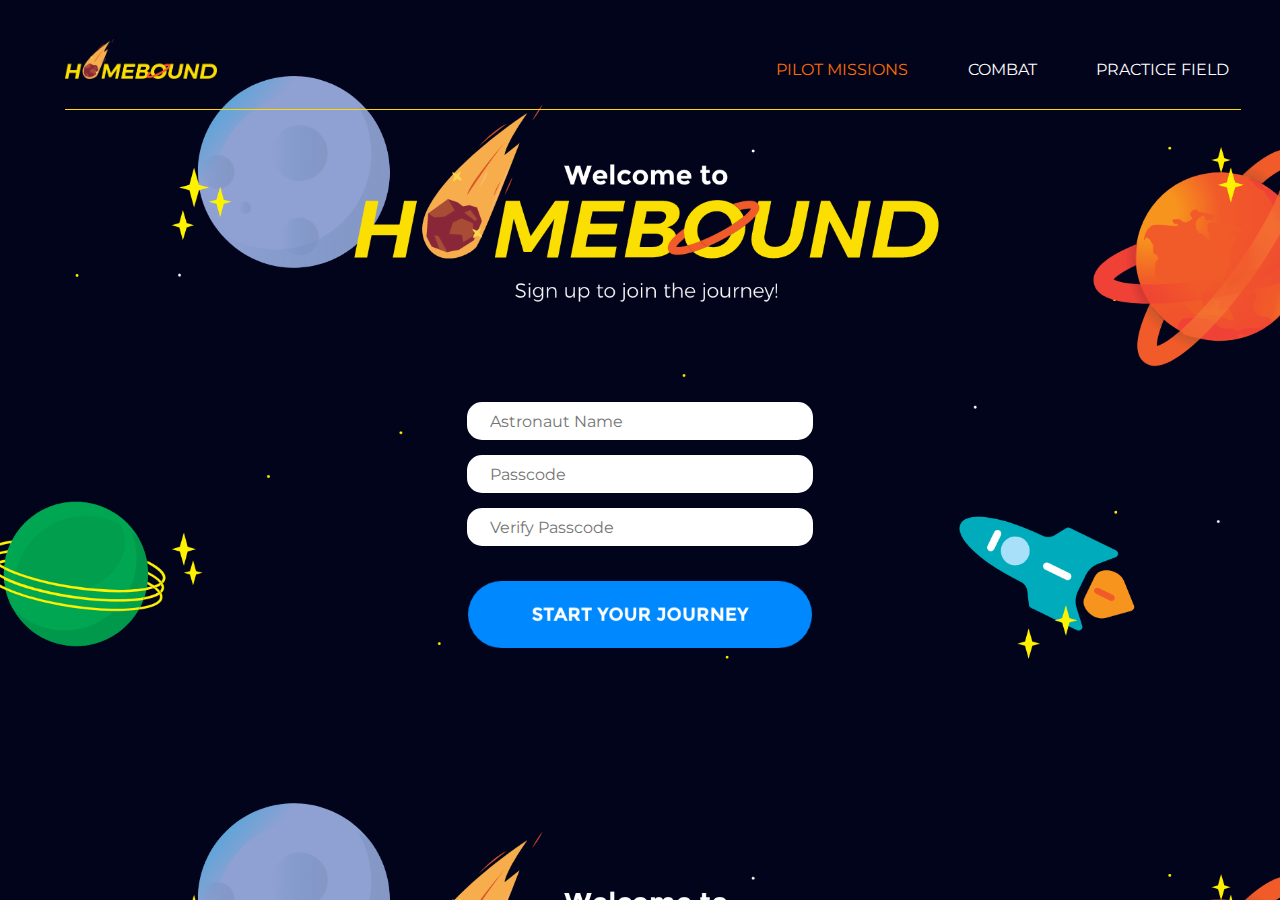
<file: index.html>
<!DOCTYPE html>
<html>
<head>
    <title>Halite Junior</title>
    <link href="https://fonts.googleapis.com/css?family=Montserrat:400,400i" rel="stylesheet">
    <script src="https://ajax.googleapis.com/ajax/libs/jquery/3.2.1/jquery.min.js"></script>

    <style>
        .input {
            width: 300px;
            height: 30px;
            border-radius: 15px;
            border: solid;
            border-color: white;
            display: block;
            margin: auto;
        }
        #start {
            /*height: 30px;*/
            /*width: 125px;*/
            border-radius:20px;
            color: white;
            text-align: center;
            display: block;
            margin: auto;
        }
        #choose_button {
            width: 344px;
            margin-top: 35px;
        }
        body {
            background-color: black;
            width: 100%;
            height: 750px;
            margin: 0px;
            font-family: 'Montserrat', sans-serif;
        }
        #header {
            border: 1px solid transparent;
            height: 150px;
        }
        H1 {
            float: left;
            color: white;
            margin-top: 4.2vh;
            margin-left: 5vw;
        }
        H1:hover{
            cursor: pointer;
        }
        .mode{
            height: 40px;
            width: 160px;
            float: right;
            font-size: 1em;
            color: white;
            text-align: center;
            margin-top: 6.5vh;
        }
        .mode:hover{
            cursor: pointer;
        }
        #campaign {
            color: #FF6C00;
        }
        .text {
            font-size: 1.2em;
            color: white;
            text-align: center;
        }
        input[type='text'] {
            font-size: 1.0em;
            font-family: 'Montserrat', sans-serif;
            padding-left: 20px;
            padding-right: 20px;
        }
        input[type='password'] {
            font-size: 1.0em;
            font-family: 'Montserrat', sans-serif;
            padding-left: 20px;
            padding-right: 20px;
        }
    </style>
</head>


<body background="welcomepage.png" style="background-size: 101%">
<div id="header">
    <h1><img src="HOMEBOUND_LARGE.png" style="height:40px"></h1>
    <div id="modes">
        <div class="mode" id="practice" style="margin-right:37px">PRACTICE FIELD</div>
        <div class="mode" id="combat">COMBAT</div>
        <div class="mode" id="campaign">PILOT MISSIONS</div>
    </div>
    <div id="line" style="margin-top: 12vh; margin-bottom: 0 ; margin-left: 5vw; margin-right: 3vw; border-top: 1px solid #FFD800"></div>
</div>

<div id="id">
    <input type="text" placeholder="Astronaut Name" id="input_id" class="input" style="margin-top:250px">
</div>
<div id="passcode">
    <input type="password" placeholder="Passcode" id="input_passcode" class="input" style="margin-top:15px">
</div>
<div id="passcode2">
    <input type="password" placeholder="Verify Passcode" id="input_passcode2" class="input" style="margin-top:15px">
</div>
<div id="start"><a href="character.html"><img src="start_journey.png" id="choose_button"></a></div>
</body>
</html>
</file>
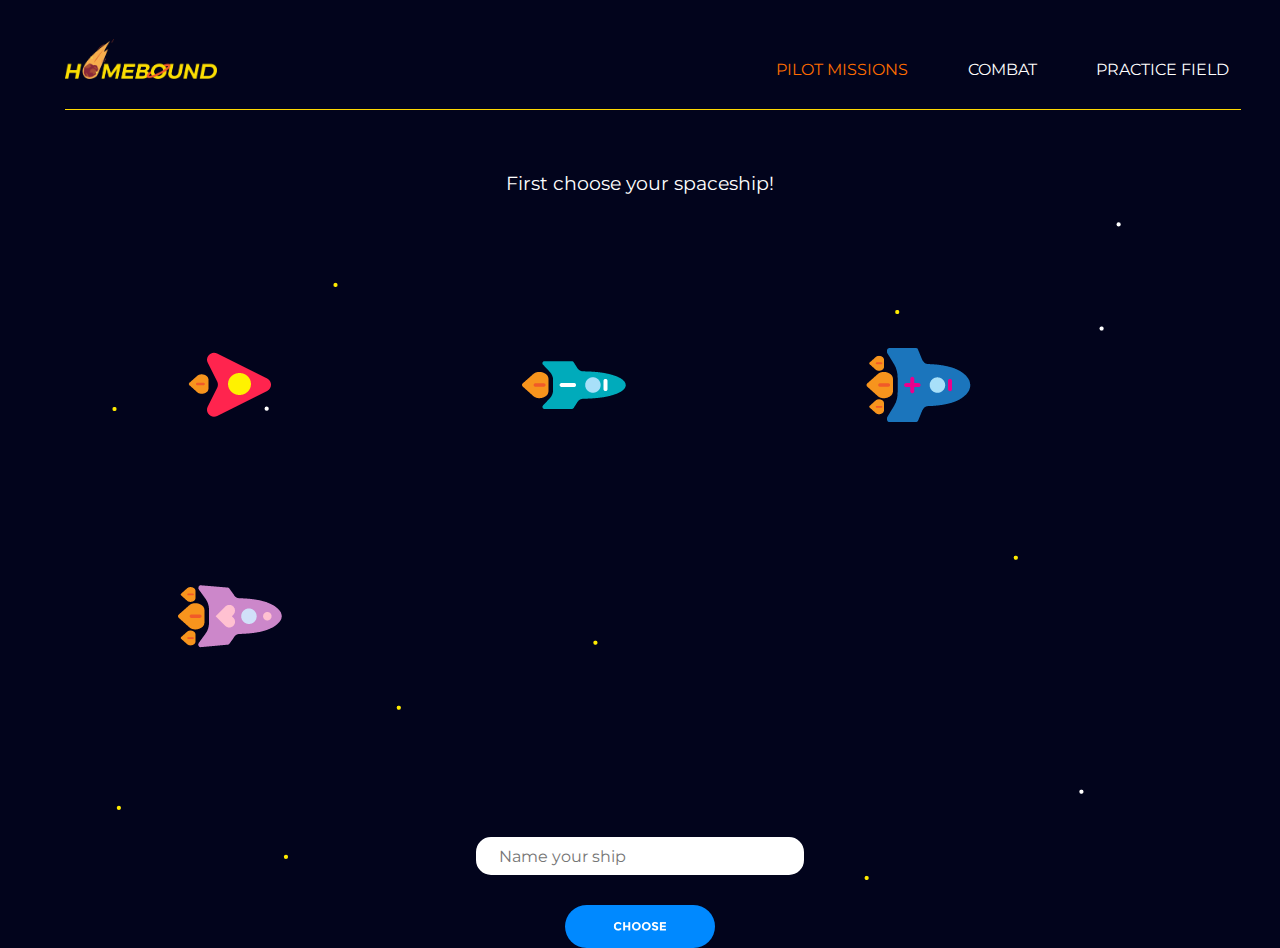
<file: character.html>
<!DOCTYPE html>
<html>
<head>
    <title>Halite Junior</title>
    <link rel = "stylesheet" type = "text/css" href = "style_character.css" />
    <link href="https://fonts.googleapis.com/css?family=Montserrat:400,400i" rel="stylesheet">
    <script src="https://ajax.googleapis.com/ajax/libs/jquery/3.2.1/jquery.min.js"></script>
</head>


<body background="assets/spacebg.png">
<div id="header">
    <h1><img src="HOMEBOUND_LARGE.png" style="height:40px"></h1>
    <div id="modes">
        <div class="mode" id="practice" style="margin-right:37px">PRACTICE FIELD</div>
        <div class="mode" id="combat">COMBAT</div>
        <div class="mode" id="campaign">PILOT MISSIONS</div>
    </div>
    <div id="line" style="margin-top: 12vh; margin-bottom: 0 ; margin-left: 5vw; margin-right: 3vw; border-top: 1px solid #FFD800"></div>
</div>

<p class="text">First choose your spaceship!</p>

<div id="spaceships" class="center">
    <div id="ship01" class="ship" onclick="choose_ship01()"><img src="assets_customized/ship01.png" class="ship_img">
        <img src="assets_customized/shiphover.png" class="ring" id="ring1">
    </div>
    <div id="ship02" class="ship" onclick="choose_ship02()"><img src="assets_customized/ship02.png" class="ship_img">
        <img src="assets_customized/shiphover.png" class="ring" id="ring2">
    </div>
    <div id="ship03" class="ship" onclick="choose_ship03()"><img src="assets_customized/ship03.png" class="ship_img">
        <img src="assets_customized/shiphover.png" class="ring" id="ring3">
    </div>
    <div id="ship04" class="ship" onclick="choose_ship04()"><img src="assets_customized/ship04.png" class="ship_img">
        <img src="assets_customized/shiphover.png" class="ring" id="ring4">
    </div>
</div>

<div id="ship_name">
    <input type="text" placeholder="Name your ship" id="input_name" class="center">
</div>

<div id="choose">
    <a href="levels.html"><img src="assets_customized/chooseButton.png" id="choose_button"></a>
</div>

<script src="script_character.js"></script>
</body>
</html>
</file>
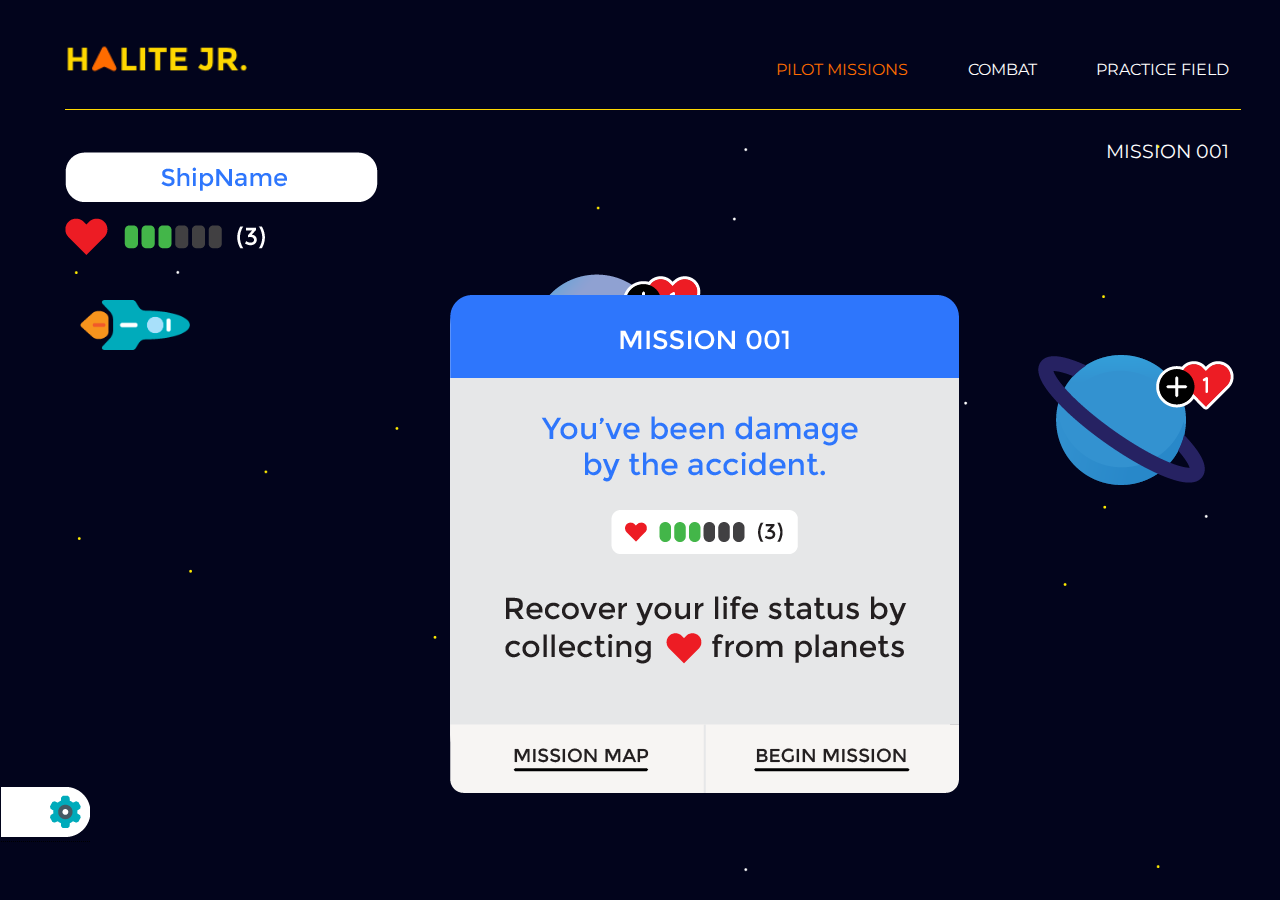
<file: level1.html>
<!DOCTYPE html>
<html>
<head>
    <title>Halite Junior</title>
    <link rel = "stylesheet" type = "text/css" href = "style_level1.css" />
    <link href="https://fonts.googleapis.com/css?family=Montserrat:400,400i" rel="stylesheet">
    <script src="https://ajax.googleapis.com/ajax/libs/jquery/3.2.1/jquery.min.js"></script>

    <style>

        .tooltip {
            position: relative;
            display: inline-block;
            border-bottom: 1px dotted black;
        }

        .tooltip .tooltiptext {
            visibility: hidden;
            border-radius: 6px;
            padding: 5px 0;

            /* Position the tooltip */
            position: absolute;
            z-index: 1;
            top: -100px;
            left: 0px;
        }

        .tooltip:hover .tooltiptext {
            visibility: visible;
        }

        #popup6{
            height: 150px;
            width: 100%;
            position: absolute;
            left: 0;
            bottom: 0;
            background-color: rgb(209,211,212);
            margin-left:0px;
            display: none;
        }

        #div4,#div5,#div6{
            padding: 0px;
            border-radius: 90px;
            display: inline-block;
            border-color: black;
            height:90px;
            width:90px;
            margin-left:30px; margin-top:0px;
            position:absolute;

        }

        #div1{

            padding: 0px;
            border-radius: 90px;
            display: inline-block;
            border-color: black;
            background-size: 100% 100%;
            background-image: url("level1/1.png");
            height:90px;
            width:90px;
            margin-top:10px;
            /*position:absolute;*/
        }

        #div2{

            padding: 0px;
            border-radius: 90px;
            display: inline-block;
            border-color: black;
            background-size: 100% 100%;
            background-image: url("level1/2.png");
            height:90px;
            width:90px;
            /*position:absolute;*/
            margin-top:10px;
        }

        #div3{

            padding: 0px;
            border-radius: 90px;
            display: inline-block;
            border-color: black;
            background-size: 100% 100%;
            background-image: url("level1/3.png");
            height:90px;
            width:90px;

            /*position:absolute;*/
            margin-top:10px;
        }
    </style>
    <script>
        function allowDrop(ev) {
            ev.preventDefault();
        }

        function drag(ev) {
            ev.dataTransfer.setData("text", ev.target.id);
        }

        function drop(ev) {
            ev.preventDefault();
            var data = ev.dataTransfer.getData("text");
            ev.target.appendChild(document.getElementById(data));
        }
    </script>

</head>


<body background="assets/spacebg.png" style="background-size: 100%">


<div id="container">


    <div class = "open_nav_bar" onclick="openNav()">
        <div class="tooltip"><img src="assets/setting_icon01.png" id="nav">
            <span class="tooltiptext"><img src="level1/instruction-hover.png"></span>
        </div>
    </div>

    <h1><img src="assets/halitejr.png" style="height:40px"></h1>
    <div id="modes">
        <div class="mode" id="practice" style="margin-right:37px">PRACTICE FIELD</div>
        <div class="mode" id="combat">COMBAT</div>
        <div class="mode" id="campaign">PILOT MISSIONS</div>
    </div>
    <div id="line" style="margin-top: 12vh; margin-bottom: 0 ; margin-left: 5vw; margin-right: 3vw; border-top: 1px solid #FFD800"></div>
    <div id="status">

        <div id="life-engine" style="width: 100px; float:left">
            <div id="shipname"><img src="level1/shipname.png" style="margin-left: 5vw; margin-top: 1vw"></div>
            <div id="life"><img src="level1/life3.png" alt="Life" style="margin-left:5vw; margin-top: 1vw"></div>
        </div>


        <div id="upgrade-icon"></div>

        <div class="text" id="mission" style="margin-right:50px;float:right">MISSION 001</div>

    </div>

    <div id="ships">
        <div id="ship">
            <img src="assets/ship01.png" onclick="myMove()" id = "mother_ship" class = "ball" alt="Ship">
        </div>
    </div>



    <div id="planets">
        <img id="planet1" src="level1/planet1heart.png" style="margin-left:20px; margin-bottom:340px">
        <img id="planet2" src="level1/planet2heart.png" style="margin-left:80px; margin-bottom:30px">
        <img id="planet3" src="level1/planet3heart.png" style="margin-left:100px; margin-bottom:260px">
    </div>
</div>

<div id="task-box">
    <img id = "task" src="level1/mission1-task.png" onclick="beginMission()">
</div>

<div>
    <img id="instruction2" src="level1/instruction.png" style="display:none;position:absolute;left:0;top:500px">
</div>

<div id="popup6">

    <div id="div0" style="margin-left:40px;margin-top:47px;float:left;" onclick="closeNav()">
        <img id="button" src="assets/setting_icon02.png" style="display:inline-block;">
    </div>

    <div id="div1" ondrop="drop(event)" ondragover="allowDrop(event)" style="margin-left:45px;margin-top:25px;height:90px;float:left;">

    </div>


    <div style="margin-top:50px;display:inline-block;float:left;">
        <img id="line1" src="level1/arrow-black.png" style="display:inline-block;">
    </div>


    <div id="div2" ondrop="drop(event)" ondragover="allowDrop(event)" style="margin-left:0px;margin-top:25px;height:90px;float:left;">

    </div>


    <a style="margin-top:50px;float:left;">
        <img id="line2" src="level1/arrow-black.png" >
    </a>

    <div id="div3" ondrop="drop(event)" ondragover="allowDrop(event)" style="margin-left:0px;margin-top:25px;height:90px;float:left;">

    </div>

    <div id="div4" ondrop="drop(event)" ondragover="allowDrop(event)" style="margin-left:80px;margin-top:25px;height:90px;float:left;">
        <img id="drag1" src="level1/planet1drag.png" draggable="true" ondragstart="drag(event)" style="margin-left:0px; margin-top:0px">
    </div>

    <div id="div5" ondrop="drop(event)" ondragover="allowDrop(event)" style="margin-left:220px;margin-top:25px;height:90px;float:left;">
        <img id="drag2" src="level1/planet2drag.png" draggable="true" ondragstart="drag(event)" style="margin-left:-20px; margin-top:0px">
    </div>

    <div id="div6" ondrop="drop(event)" ondragover="allowDrop(event)" style="margin-left:360px;margin-top:25px;height:90px;float:left;">
        <img id="drag3" src="level1/planet3drag.png" draggable="true" ondragstart="drag(event)" style="margin-left:-20px; margin-top:0px">
    </div>

    <div id="div7" style="margin-left:540px;margin-top:50px;float:left;">
        <img id="nike" src="assets_customized/valid_icon.png" style="display:inline-block;">
    </div>

</div>

<div id="ending" onclick="reload()">

</div>
<script src="script_level1.js"></script>

</body>
</html>
</file>
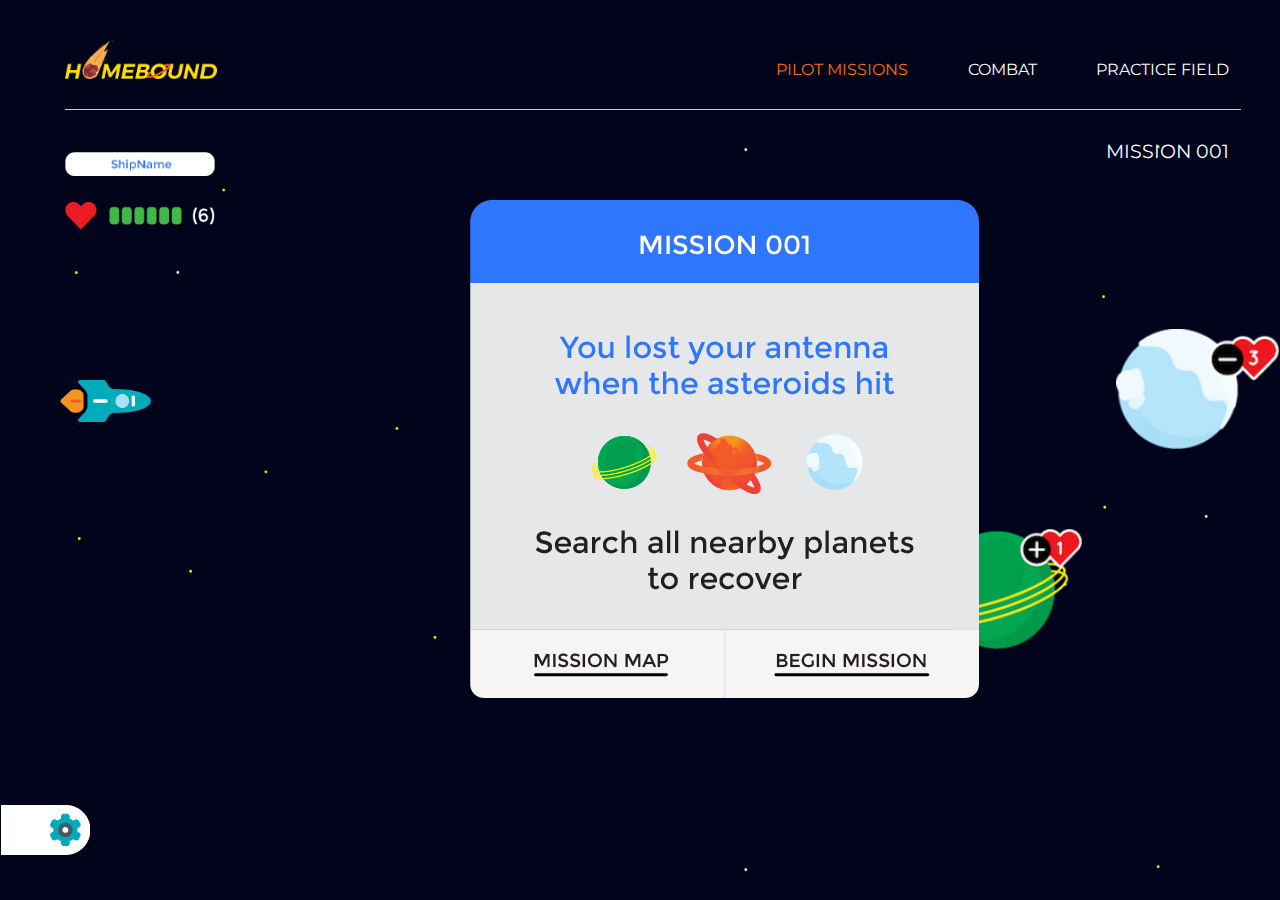
<file: level2.html>
<!DOCTYPE html>
<html>
<head>
<title>Halite Junior</title>
<link rel = "stylesheet" type = "text/css" href = "style.css" />
<link href="https://fonts.googleapis.com/css?family=Montserrat:400,400i" rel="stylesheet">
<script src="https://ajax.googleapis.com/ajax/libs/jquery/3.2.1/jquery.min.js"></script>
</head>


<body background="assets/spacebg.png" style="background-size: 100%">

<div id="container">


    <div class = "open_nav_bar" onclick="openNav()">
        <div class="tooltip"><img src="assets/setting_icon01.png" id="nav">
            <span id="hover" class="tooltiptext"><img src="level1/instruction-hover.png"></span>
        </div>
    </div>

    <h1><img src="HOMEBOUND_LARGE.png" style="height:40px"></h1>
    <div id="modes">
        <div class="mode" id="practice" style="margin-right:37px">PRACTICE FIELD</div>
        <div class="mode" id="combat">COMBAT</div>
        <div class="mode" id="campaign">PILOT MISSIONS</div>
    </div>
    <div id="line" style="margin-top: 12vh; margin-bottom: 0 ; margin-left: 5vw; margin-right: 3vw; border-top: 1px solid #FFD800"></div>
    <div id="status">

        <div id="life-engine" style="width: 100px; float:left">
            <div id="shipname"><img src="level1/shipname.png" id="shipname_image" style="margin-left: 5vw; margin-top: 1vw"></div>
            <div id="life"><img src="level1/life6.png" alt="Life" id = "health_bar_image" style="margin-left:5vw; margin-top: 1vw"></div>
        </div>


        <div id="upgrade-icon"></div>

        <div class="text" id="mission" style="margin-right:50px;float:right">MISSION 001</div>

    </div>

    <div id="ships">
        <div id="ship">
            <img src="assets/ship01.png" onclick="myMove()" id = "mother_ship" class = "ball" alt="Ship">
        </div>
        <div id = "baby_ship_size">
            <div id = "baby_ship" class = "ball1">
                <img src="assets/confused.png" id = "confused">
            </div>
        </div>
    </div>



    <div id="planets">
        <img id="planet1" src="level1/planet4heart.png">
        <img id="planet2" src="level1/planet2heart.png">
        <img id="planet3" src="level1/planet5heart.png">
    </div>
</div>

<div id="task-box">
    <img id = "task" src="level1/mission2-task.png" onclick="beginMission()">
</div>

<div id="warning-box">
    <img id = "warning" src="level1/level-warning.png" onclick="hideWarning()">
</div>

<div>
    <img id="instruction2" src="level1/instruction.png" style="display:none;position:absolute;left:0;bottom: 160px">
</div>

<div id="popup6">

    <div id="div0" style="margin-left:40px;margin-top:47px;float:left;" onclick="closeNav()">
        <img id="button" src="assets/setting_icon02.png" style="display:inline-block;">
    </div>

    <div id="div1" ondrop="drop(event)" ondragover="allowDrop(event)" style="margin-left:45px;margin-top:25px;height:90px;float:left;">

    </div>


    <div style="margin-top:50px;display:inline-block;float:left;">
        <img id="line1" src="level1/arrow-black.png" style="display:inline-block;">
    </div>


    <div id="div2" ondrop="drop(event)" ondragover="allowDrop(event)" style="margin-left:0px;margin-top:25px;height:90px;float:left;">

    </div>


    <a style="margin-top:50px;float:left;">
        <img id="line2" src="level1/arrow-black.png" >
    </a>

    <div id="div3" ondrop="drop(event)" ondragover="allowDrop(event)" style="margin-left:0px;margin-top:25px;height:90px;float:left;">

    </div>

    <div id="div4" ondrop="drop(event)" ondragover="allowDrop(event)" style="margin-left:60px;margin-top:30px;height:90px;float:left;">
        <img id="drag1" src="level1/planet4drag.png" draggable="true" ondragstart="drag(event)" style="margin-left:-33px; margin-top:-10px">
    </div>

    <div id="div5" ondrop="drop(event)" ondragover="allowDrop(event)" style="margin-left:220px;margin-top:25px;height:90px;float:left;">
        <img id="drag2" src="level1/planet2drag.png" draggable="true" ondragstart="drag(event)" style="margin-left:-17px; margin-top:0px">
    </div>

    <div id="div6" ondrop="drop(event)" ondragover="allowDrop(event)" style="margin-left:360px;margin-top:25px;height:90px;float:left;">
        <img id="drag3" src="level1/planet5drag.png" draggable="true" ondragstart="drag(event)" style="margin-left:-10px; margin-top:0px">
    </div>

    <div id="div7" style="margin-left:500px;margin-top:55px;float:left;">
        <img id="nike" src="assets_customized/valid_icon.png" style="display:inline-block;" onclick="rere()">
    </div>

</div>

<div id="ending"></div>

<script src="myscripts.js"></script>

</body>
</html>
</file>
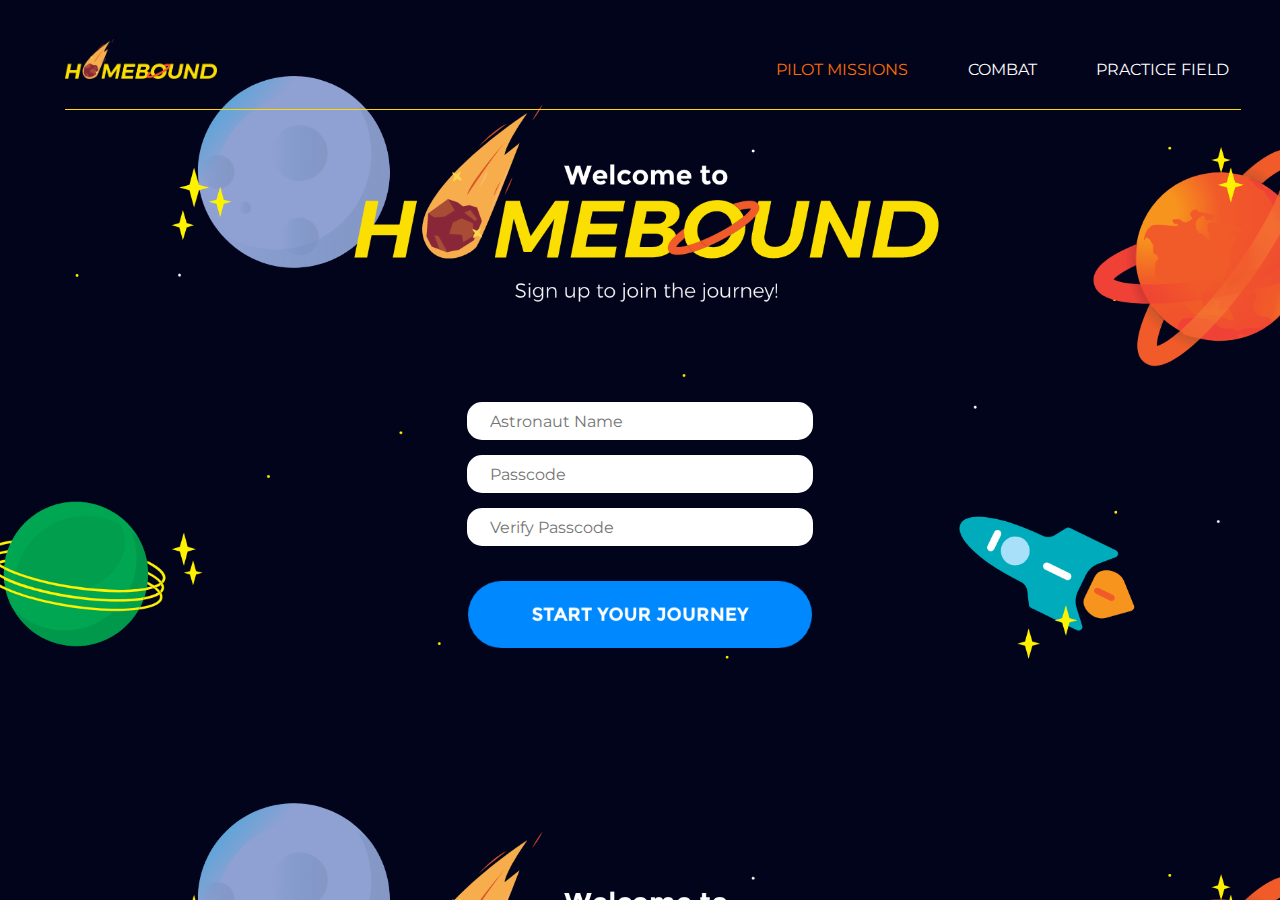
<file: login.html>
<!DOCTYPE html>
<html>
<head>
    <title>Halite Junior</title>
    <link href="https://fonts.googleapis.com/css?family=Montserrat:400,400i" rel="stylesheet">
    <script src="https://ajax.googleapis.com/ajax/libs/jquery/3.2.1/jquery.min.js"></script>

    <style>
        .input {
            width: 300px;
            height: 30px;
            border-radius: 15px;
            border: solid;
            border-color: white;
            display: block;
            margin: auto;
        }

        #start {
            /*height: 30px;*/
            /*width: 125px;*/
            border-radius:20px;
            color: white;
            text-align: center;
            display: block;
            margin: auto;
        }

        #choose_button {
            width: 344px;
            margin-top: 35px;
        }

        body {
            background-color: black;
            width: 100%;
            height: 750px;
            margin: 0px;
            font-family: 'Montserrat', sans-serif;
        }

        #header {
            border: 1px solid transparent;
            height: 150px;
        }

        H1 {
            float: left;
            color: white;
            margin-top: 4.2vh;
            margin-left: 5vw;
        }

        H1:hover{
            cursor: pointer;
        }

        .mode{

            height: 40px;
            width: 160px;
            float: right;
            font-size: 1em;
            color: white;
            text-align: center;
            margin-top: 6.5vh;
        }

        .mode:hover{
            cursor: pointer;
        }

        #campaign {
            color: #FF6C00;
        }

        .text {
            font-size: 1.2em;
            color: white;
            text-align: center;
        }

        input[type='text'] {
            font-size: 1.0em;
            font-family: 'Montserrat', sans-serif;
            padding-left: 20px;
            padding-right: 20px;
        }


        input[type='password'] {
            font-size: 1.0em;
            font-family: 'Montserrat', sans-serif;
            padding-left: 20px;
            padding-right: 20px;
        }

    </style>
</head>


<body background="welcomepage.png" style="background-size: 101%">
<div id="header">
    <h1><img src="HOMEBOUND_LARGE.png" style="height:40px"></h1>
    <div id="modes">
        <div class="mode" id="practice" style="margin-right:37px">PRACTICE FIELD</div>
        <div class="mode" id="combat">COMBAT</div>
        <div class="mode" id="campaign">PILOT MISSIONS</div>
    </div>
    <div id="line" style="margin-top: 12vh; margin-bottom: 0 ; margin-left: 5vw; margin-right: 3vw; border-top: 1px solid #FFD800"></div>
</div>

<div id="id">
    <input type="text" placeholder="Astronaut Name" id="input_id" class="input" style="margin-top:250px">
</div>
<div id="passcode">
    <input type="password" placeholder="Passcode" id="input_passcode" class="input" style="margin-top:15px">
</div>
<div id="passcode2">
    <input type="password" placeholder="Verify Passcode" id="input_passcode2" class="input" style="margin-top:15px">
</div>
<div id="start"><a href="character.html"><img src="start_journey.png" id="choose_button"></a></div>
</body>
</html>
</file>
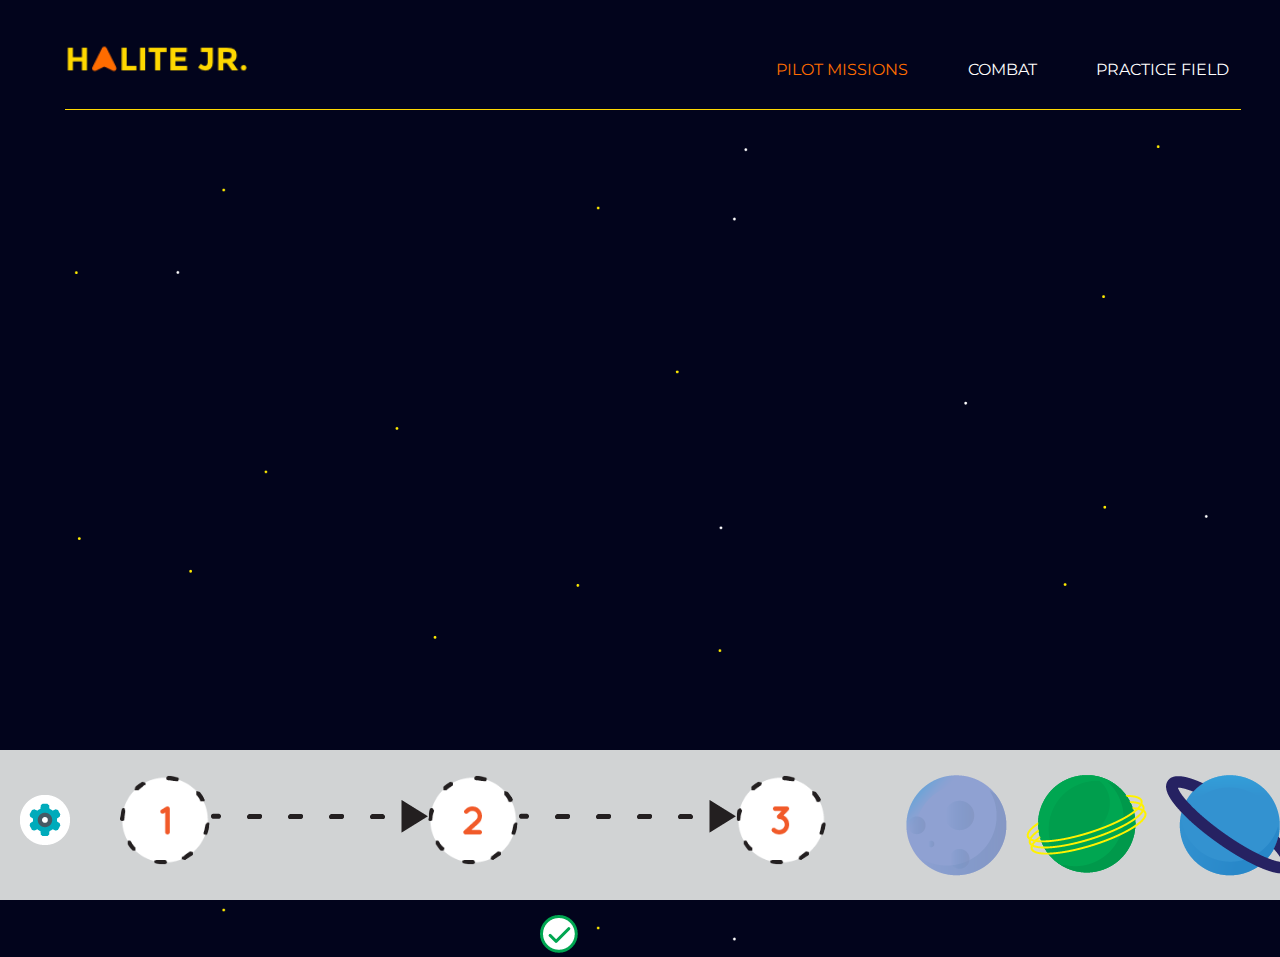
<file: trial.html>
<!DOCTYPE html>
<html>
<head>
    <title>Halite Junior</title>
    <link rel = "stylesheet" type = "text/css" href = "style_character.css" />
    <link href="https://fonts.googleapis.com/css?family=Montserrat:400,400i" rel="stylesheet">
    <script src="https://ajax.googleapis.com/ajax/libs/jquery/3.2.1/jquery.min.js"></script>

    <style>

#popup6{
    height: 150px;
    width: 100%;
    position: absolute;
    bottom: 0;
    background-color: rgb(209,211,212);
    margin-left:0px;
}

#div4,#div5,#div6{
    padding: 0px;
    border-radius: 90px;
    display: inline-block;
    border-color: black;
    height:90px;
    width:90px;
    margin-left:30px; margin-top:0px;
    position:absolute;

}

#div1{

    padding: 0px;
    border-radius: 90px;
    display: inline-block;
    border-color: black;
    background-size: 100% 100%;
    background-image: url("level1/1.png");
    height:90px;
    width:90px;
    margin-top:10px;
    /*position:absolute;*/
}

#div2{

    padding: 0px;
    border-radius: 90px;
    display: inline-block;
    border-color: black;
    background-size: 100% 100%;
    background-image: url("level1/2.png");
    height:90px;
    width:90px;
    /*position:absolute;*/
    margin-top:10px;
}

#div3{

    padding: 0px;
    border-radius: 90px;
    display: inline-block;
    border-color: black;
    background-size: 100% 100%;
    background-image: url("level1/3.png");
    height:90px;
    width:90px;

    /*position:absolute;*/
    margin-top:10px;
}
</style>
    <script>
    function allowDrop(ev) {
        ev.preventDefault();
    }

    function drag(ev) {
        ev.dataTransfer.setData("text", ev.target.id);
    }

    function drop(ev) {
        ev.preventDefault();
        var data = ev.dataTransfer.getData("text");
        ev.target.appendChild(document.getElementById(data));
    }
</script>
</head>


<body background="assets/spacebg.png" style="background-size: 100%">
<div id="header">
    <h1><img src="assets/halitejr.png" style="height:40px"></h1>
    <div id="modes">
        <div class="mode" id="practice" style="margin-right:37px">PRACTICE FIELD</div>
        <div class="mode" id="combat">COMBAT</div>
        <div class="mode" id="campaign">PILOT MISSIONS</div>
    </div>
    <div id="line" style="margin-top: 12vh; margin-bottom: 0 ; margin-left: 5vw; margin-right: 3vw; border-top: 1px solid #FFD800"></div>
</div>





<div id="popup6" style="display:inline;">

    <div id="div0" style="margin-left:20px;margin-top:45px;float:left;">
        <img id="button" src="assets/setting_icon02.png" style="display:inline-block;">
    </div>

    <div id="div1" ondrop="drop(event)" ondragover="allowDrop(event)" style="margin-left:50px;margin-top:25px;height:90px;float:left;">

    </div>


    <div style="margin-top:50px;display:inline-block;float:left;">
        <img id="line1" src="level1/arrow-black.png" style="display:inline-block;">
    </div>


    <div id="div2" ondrop="drop(event)" ondragover="allowDrop(event)" style="margin-left:0px;margin-top:25px;height:90px;float:left;">

    </div>


    <a style="margin-top:50px;float:left;">
        <img id="line2" src="level1/arrow-black.png" >
    </a>

    <div id="div3" ondrop="drop(event)" ondragover="allowDrop(event)" style="margin-left:0px;margin-top:25px;height:90px;float:left;">

    </div>

    <div id="div4" ondrop="drop(event)" ondragover="allowDrop(event)" style="margin-left:80px;margin-top:25px;height:90px;float:left;">
        <img id="drag1" src="level1/planet1drag.png" draggable="true" ondragstart="drag(event)" style="margin-left:0px; margin-top:0px">
    </div>

    <div id="div5" ondrop="drop(event)" ondragover="allowDrop(event)" style="margin-left:220px;margin-top:25px;height:90px;float:left;">
        <img id="drag2" src="level1/planet2drag.png" draggable="true" ondragstart="drag(event)" style="margin-left:-20px; margin-top:0px">
    </div>

     <div id="div6" ondrop="drop(event)" ondragover="allowDrop(event)" style="margin-left:360px;margin-top:25px;height:90px;float:left;">
        <img id="drag3" src="level1/planet3drag.png" draggable="true" ondragstart="drag(event)" style="margin-left:-20px; margin-top:0px">
    </div>

    <div id="div7" style="margin-left:540px;margin-top:50px;float:left;">
        <img id="nike" src="assets_customized/valid_icon.png" style="display:inline-block;">
    </div>

</div>


</body>
</html>
</file>
<file: style_character.css>
body {
    background-color: black;
    width: 100%;
    height: 750px;
    margin: 0px;
    font-family: 'Montserrat', sans-serif;
}

#header {
    border: 1px solid transparent;
    height: 150px;
}

H1 {
    float: left;
    color: white;
    margin-top: 4.2vh;
    margin-left: 5vw;
}

H1:hover{
    cursor: pointer;
}

.mode{

    height: 40px;
    width: 160px;
    float: right;
    font-size: 1em;
    color: white;
    text-align: center;
    margin-top: 6.5vh;
}

.mode:hover{
    cursor: pointer;
}

#campaign {
    color: #FF6C00;
}

.text {
    font-size: 1.2em;
    color: white;
    text-align: center;
}

#choose {
    margin-top: 30px;
}

#choose_button {
    display: block;
    margin: 0 auto;
    width: 150px;
}

.center {
    display: block;
    margin: auto;
}

#ship_name {
    margin-top: 100px;
}

#input_name {
    width: 300px;
    height: 30px;
    border-radius: 15px;
}

#spaceships {
    margin-top: 80px;
}

.ship {
    margin-left: 120px;
    display: inline-block;
    height: 227px;

}

.ship:hover{
    cursor: pointer;
}

.ship_img {
    margin: 0 auto;
    display: block;
}

#ring1 {
    display: none;
    position: absolute;
    left: 145px;
    top: 300px;
}

#ring2 {
    display: none;
    position: absolute;
    left: 490px;
    top: 300px;
}

#ring3 {
    display: none;
    position: absolute;
    left: 830px;
    top: 300px;
}

#ring4 {
    display: none;
    position: absolute;
    left: 1175px;
    top: 300px;
}

input[type='text'] {
    font-size: 1.0em;
    font-family: 'Montserrat', sans-serif;
    padding-left: 20px;
    border: solid;
    border-color: white;
}
</file>
<file: style_level1.css>
body {
    background-color: black;
    width: 100%;
    height: 750px;
    margin: 0px;
    font-family: 'Montserrat', sans-serif;
}
#ending {
    display: none;
    position: absolute;
    /*margin-top: 10px;*/
    bottom: 15vh;
}

#ending:hover{
    cursor: pointer;
}

img#confused {
    width: 30px;
    padding-left: 55px;
    margin-top: -100px;
    display: none;
}

#task-box {
    background-color: #E6E7E8;
    margin-left: 450px;
    height: 470px;
    width: 500px;
    position:absolute;
    z-index: 1;
    border-radius: 30px;
    bottom:15vh;
}

#choose-upgrade {
    border-top-left-radius: 30px;
    border-top-right-radius: 30px;
    background-color: #2E76FC;
    color: white;
    text-align: center;
    height: 80px;
    font-size: 2em;

}

#upgrade-span {
    vertical-align: -20px;
}

#upgrade-ok:hover{
    cursor: pointer;
}

.upgrade {
    height: 200px;
    width: 200px;
    margin-top: 40px;
}

.upgrade:hover{
    cursor: pointer;
}

#shield {
    margin-left: 70px;
}

#drill {
    margin-right: 70px;
}

#shield-select {
    margin-left: 70px;
}

#drill-select {
    margin-right: 70px;
}

.effect {
    color: #6D6E71;
    font-family: 'Montserrat', sans-serif;
    font-style: italic;
}

#upgrade-ok {
    background-color: #00A651;
    height: 30px;
    margin-left: 220px;
    margin-right:220px;
    margin-top: 90px;
    border-radius:20px;
    color: white;
    text-align: center;
}

#upgrade-ok-span {
    vertical-align: -5px;
}

.menu_options{
    border: 2px solid #a1a1a1;
    border-style: dotted;
    padding: 20px 10px;
    width: 355px;
    height: 100px;
    border-radius: 40px;
}

.popup{
    width: 400px;
    height: 300px;

    display: none;
    position: absolute;
    outline:0;
    /*background-color: rgba(65, 64, 66, 0.7);*/
}

.popup1{
    width: 400px;
    height: 300px;

    display: none;
    position: absolute;
    outline:0;
    /*background-color: rgba(65, 64, 66, 0.7);*/
}

.popup2{
    width: 400px;
    height: 300px;
    margin-left:450px;
    margin-top:120px;
    display: none;
    position: absolute;
    outline:0;
    /*background-color: rgba(65, 64, 66, 0.7);*/
}

.box{
    border: 1px solid red;
    margin-left: 100px;
    position: relative;

}

.options_group {
    display: flex;
}

#container {
    border: 1px solid transparent;
    height: 150px;
}

H1 {
    float: left;
    color: white;
    margin-top: 4.2vh;
    margin-left: 5vw;
}

H1:hover{
    cursor: pointer;
}

.mode{

    height: 40px;
    width: 160px;
    float: right;
    font-size: 1em;
    color: white;
    text-align: center;
    margin-top: 6.5vh;
}

.mode:hover{
    cursor: pointer;
}

#campaign {
    color: #FF6C00;
}

#status {
    margin-top: 3.2vh;
    height: 10vh;
}


#planets {
    float: right;
    margin-top: 5vh;
    margin-right: 5vh;
}

.text {
    font-size: 1.2em;
    color: white;
    text-align: center;
}

/* The side navigation menu */
.open_nav_bar{
    width: 89px;
    height: 50px;
    /*background-color: white;*/
    position: absolute;
    bottom: 7vh;
    /*margin-top: 30%;*/
}

.open_nav_bar:hover{
    cursor: pointer;
}

.sidenav {
    height: 100%; /* 100% Full-height */
    width: 0; /* 0 width - change this with JavaScript */
    position: fixed; /* Stay in place */
    z-index: 1; /* Stay on top */
    top: 0;
    left: 0;
    background-color: rgba(65, 64, 66, 0.7); /* Black*/
    overflow-x: hidden; /* Disable horizontal scroll */
    padding-top: 60px; /* Place content 60px from the top */
    transition: 0.5s; /* 0.5 second transition effect to slide in the sidenav */

}
#nav_options_all{
    padding-left: 30%;
    padding-top: 15%;
}
/* The navigation menu links */
.sidenav a {
    padding: 8px 8px 8px 32px;
    text-decoration: none;
    font-size: 25px;
    color: #818181;
    display: block;
    transition: 0.3s

}

/* When you mouse over the navigation links, change their color */
.sidenav a:hover, .offcanvas a:focus{
    color: #f1f1f1;
}

/* Position and style the close button (top right corner) */
.sidenav .closebtn {
    position: absolute;
    top: 0;
    right: 25px;
    font-size: 36px;
    margin-left: 50px;
}

/* Style page content - use this if you want to push the page content to the right when you open the side navigation */
#main {
    transition: margin-left .5s;
    padding: 20px;
}

/* On smaller screens, where height is less than 450px, change the style of the sidenav (less padding and a smaller font size) */
@media screen and (max-height: 450px) {
    .sidenav {padding-top: 15px;}
    .sidenav a {font-size: 18px;}
}

/* Summer Shi */
.ball {
    top: 300px;
    left:80px;
    height: 50px;


    animation: bounce 0.8s infinite alternate;
    -webkit-animation: bounce 1.0s infinite alternate;
    position:absolute;
}
@keyframes bounce {
    from {
        transform: translateY(0px);
    }
    to {
        transform: translateY(-18px);
    }
}
@-webkit-keyframes bounce {
    from {
        transform: translateY(0px);
    }
    to {
        transform: translateY(-18px);
    }
}

#baby_ship{

}

.ball1 {

    background-image: url("assets/wingman01.png");
    background-size: 100% 100%;
    top: 380px;
    left: 60px;
    height: 45px;
    width: 70px;



    animation: bounce 0.6s infinite alternate;
    -webkit-animation: bounce 0.6s infinite alternate;
    position:absolute;
}

@keyframes1 bounce {
    from {
        transform: translateY(0px);
    }
    to {
        transform: translateY(-18px);
    }
}
@-webkit-keyframes1 bounce {
    from {
        transform: translateY(0px);
    }
    to {
        transform: translateY(-18px);
    }
}
</file>
<file: style.css>
body {
    background-color: black;
    width: 100%;
    height: 750px;
    margin: 0px;
    font-family: 'Montserrat', sans-serif;
}

#planet1{

    margin-bottom: 300px;
    margin-right: 40px;
    height:120px;

}

#planet2{
    margin-right:30px;
    margin-bottom: 0px;
    height:120px
}

#planet3{
    margin-right:0px;
    margin-bottom:200px;
    height:120px
}

#shipname_image{
    width: 150px;
}
div#shipname {
    margin-bottom: 10px;
}

#health_bar_image{
    width: 150px;
}

img#mother_ship {
    display: none;
}

#ending:hover{
    cursor: pointer;
}

img#confused {
    width: 30px;
    padding-left: 55px;
    margin-top: -100px;
    display: none;
}

#upgrade-box {
    background-color: #E6E7E8;
    margin-left: 450px;
    height: 530px;
    width: 580px;
    position:absolute;
    z-index: 1;
    border-radius: 30px;
    bottom:15vh;
}

#choose-upgrade {
    border-top-left-radius: 30px;
    border-top-right-radius: 30px;
    background-color: #2E76FC;
    color: white;
    text-align: center;
    height: 80px;
    font-size: 2em;

}

#upgrade-span {
    vertical-align: -20px;
}

#upgrade-ok:hover{
    cursor: pointer;
}

.upgrade {
    height: 200px;
    width: 200px;
    margin-top: 40px;
}

.upgrade:hover{
    cursor: pointer;
}

#shield {
    margin-left: 70px;
}

#drill {
    margin-right: 70px;
}

#shield-select {
    margin-left: 70px;
}

#drill-select {
    margin-right: 70px;
}

.effect {
    color: #6D6E71;
    font-family: 'Montserrat', sans-serif;
    font-style: italic;
}

#upgrade-ok {
    background-color: #00A651;
    height: 30px;
    margin-left: 220px;
    margin-right:220px;
    margin-top: 90px;
    border-radius:20px;
    color: white;
    text-align: center;
}

#upgrade-ok-span {
    vertical-align: -5px;
}

.menu_options{
    border: 2px solid #a1a1a1;
    border-style: dotted;
    padding: 20px 10px; 
    width: 355px;
    height: 100px;
    border-radius: 40px;
}

.popup{
    width: 400px;
    height: 300px;

    display: none;
    position: absolute;
    outline:0;
    /*background-color: rgba(65, 64, 66, 0.7);*/
}

.popup1{
    width: 400px;
    height: 300px;

    display: none;
    position: absolute;
    outline:0;
    /*background-color: rgba(65, 64, 66, 0.7);*/
}

.popup2{
    width: 400px;
    height: 300px;
    margin-left:450px;
    margin-top:120px;
    display: none;
    position: absolute;
    outline:0;
    /*background-color: rgba(65, 64, 66, 0.7);*/
}

.box{
    border: 1px solid red;
    margin-left: 100px;
    position: relative;

}

.options_group {
    display: flex;
}

#container {
    border: 1px solid transparent;
    height: 150px;
}

H1 {
    float: left;
    color: white;
    margin-top: 4.2vh;
    margin-left: 5vw;
}

H1:hover{
    cursor: pointer;
}

.mode{

    height: 40px;
    width: 160px;
    float: right;
    font-size: 1em;
    color: white;
    text-align: center;
    margin-top: 6.5vh;
}

.mode:hover{
    cursor: pointer;
}

#campaign {
    color: #FF6C00;
}

#status {
    margin-top: 3.2vh;
    height: 10vh;
}


#planets {
    float: right;
    margin-top: 0;
    margin-right: 0;
}

.text {
    font-size: 1.2em;
    color: white;
    text-align: center;
}

/* The side navigation menu */
.open_nav_bar{
	width: 89px;
	height: 50px;
	/*background-color: white;*/
	position: absolute;
    bottom: 5vh;
	/*margin-top: 30%;*/
}

.open_nav_bar:hover{
    cursor: pointer;
}

.sidenav {
    height: 100%; /* 100% Full-height */
    width: 0; /* 0 width - change this with JavaScript */
    position: fixed; /* Stay in place */
    z-index: 1; /* Stay on top */
    top: 0;
    left: 0;
    background-color: rgba(65, 64, 66, 0.7); /* Black*/
    overflow-x: hidden; /* Disable horizontal scroll */
    padding-top: 60px; /* Place content 60px from the top */
    transition: 0.5s; /* 0.5 second transition effect to slide in the sidenav */

}
#nav_options_all{
	padding-left: 30%;
	padding-top: 15%;
}
/* The navigation menu links */
.sidenav a {
    padding: 8px 8px 8px 32px;
    text-decoration: none;
    font-size: 25px;
    color: #818181;
    display: block;
    transition: 0.3s

}

/* When you mouse over the navigation links, change their color */
.sidenav a:hover, .offcanvas a:focus{
    color: #f1f1f1;
}

/* Position and style the close button (top right corner) */
.sidenav .closebtn {
    position: absolute;
    top: 0;
    right: 25px;
    font-size: 36px;
    margin-left: 50px;
}

/* Style page content - use this if you want to push the page content to the right when you open the side navigation */
#main {
    transition: margin-left .5s;
    padding: 20px;
}

/* On smaller screens, where height is less than 450px, change the style of the sidenav (less padding and a smaller font size) */
@media screen and (max-height: 450px) {
    .sidenav {padding-top: 15px;}
    .sidenav a {font-size: 18px;}
}

/* Summer Shi */
.ball {
    top: 300px;
    left:80px;
    height: 50px;


    animation: bounce 0.8s infinite alternate;
    -webkit-animation: bounce 1.0s infinite alternate;
    position:absolute;
}
@keyframes bounce {
    from {
        transform: translateY(0px);
    }
    to {
        transform: translateY(-18px);
    }
}
@-webkit-keyframes bounce {
    from {
        transform: translateY(0px);
    }
    to {
        transform: translateY(-18px);
    }
}

#baby_ship{

}

.ball1 {

    background-image: url("assets/ship01.png");
    background-size: 100% 100%;
    top: 380px;
    left: 60px;
    height: 42px;
    width: 90.7px;

    animation: bounce 0.6s infinite alternate;
    -webkit-animation: bounce 0.6s infinite alternate;
    position:absolute;
}

@keyframes1 bounce {
    from {
        transform: translateY(0px);
    }
    to {
        transform: translateY(-18px);
    }
}
@-webkit-keyframes1 bounce {
    from {
        transform: translateY(0px);
    }
    to {
        transform: translateY(-18px);
    }
}


/*level2 new stuff*/

.tooltip {
    position: relative;
    display: inline-block;
    border-bottom: 1px dotted black;
}

.tooltip .tooltiptext {
    visibility: hidden;
    border-radius: 6px;
    padding: 5px 0;

    /* Position the tooltip */
    position: absolute;
    z-index: 1;
    top: -100px;
    left: 0px;
}

/*.tooltip:hover .tooltiptext {*/
    /*visibility: visible;*/
/*}*/

#popup6{
    height: 150px;
    width: 100%;
    position: absolute;
    left: 0;
    bottom: 0;
    background-color: rgb(209,211,212);
    margin-left:0px;
    display: none;
}

#div4,#div5,#div6{
    padding: 0px;
    border-radius: 90px;
    display: inline-block;
    border-color: black;
    height:90px;
    width:90px;
    margin-left:30px; margin-top:0px;
    position:absolute;

}

#div1{

    padding: 0px;
    border-radius: 90px;
    display: inline-block;
    border-color: black;
    background-size: 100% 100%;
    background-image: url("level1/1.png");
    height:90px;
    width:90px;
    margin-top:10px;
    /*position:absolute;*/
}

#div2{

    padding: 0px;
    border-radius: 90px;
    display: inline-block;
    border-color: black;
    background-size: 100% 100%;
    background-image: url("level1/2.png");
    height:90px;
    width:90px;
    /*position:absolute;*/
    margin-top:10px;
}

#div3{

    padding: 0px;
    border-radius: 90px;
    display: inline-block;
    border-color: black;
    background-size: 100% 100%;
    background-image: url("level1/3.png");
    height:90px;
    width:90px;

    /*position:absolute;*/
    margin-top:10px;
}




#task-box {
    /*background-color: #E6E7E8;*/
    left: 470px;
    top: 200px;
    height: 450px;
    width: 450px;
    position:absolute;
    /*z-index: 1;*/
    border-radius: 30px;
}

#warning-box {
    display: none;
    margin-left: 450px;
    height: 470px;
    width: 500px;
    position:absolute;
    z-index: 1;
    border-radius: 30px;
    bottom:15vh;
}

#task:hover{
    cursor: pointer;
}

#warning:hover{
    cursor: pointer;
}

#nike:hover{
    cursor: pointer;
}

#ending {
    display: none;
    position: absolute;
    /*margin-top: 10px;*/
    left: 470px;
    top: 200px;
    height: 450px;
    width: 450px;
    /*bottom: 15vh;*/
}
</file>
